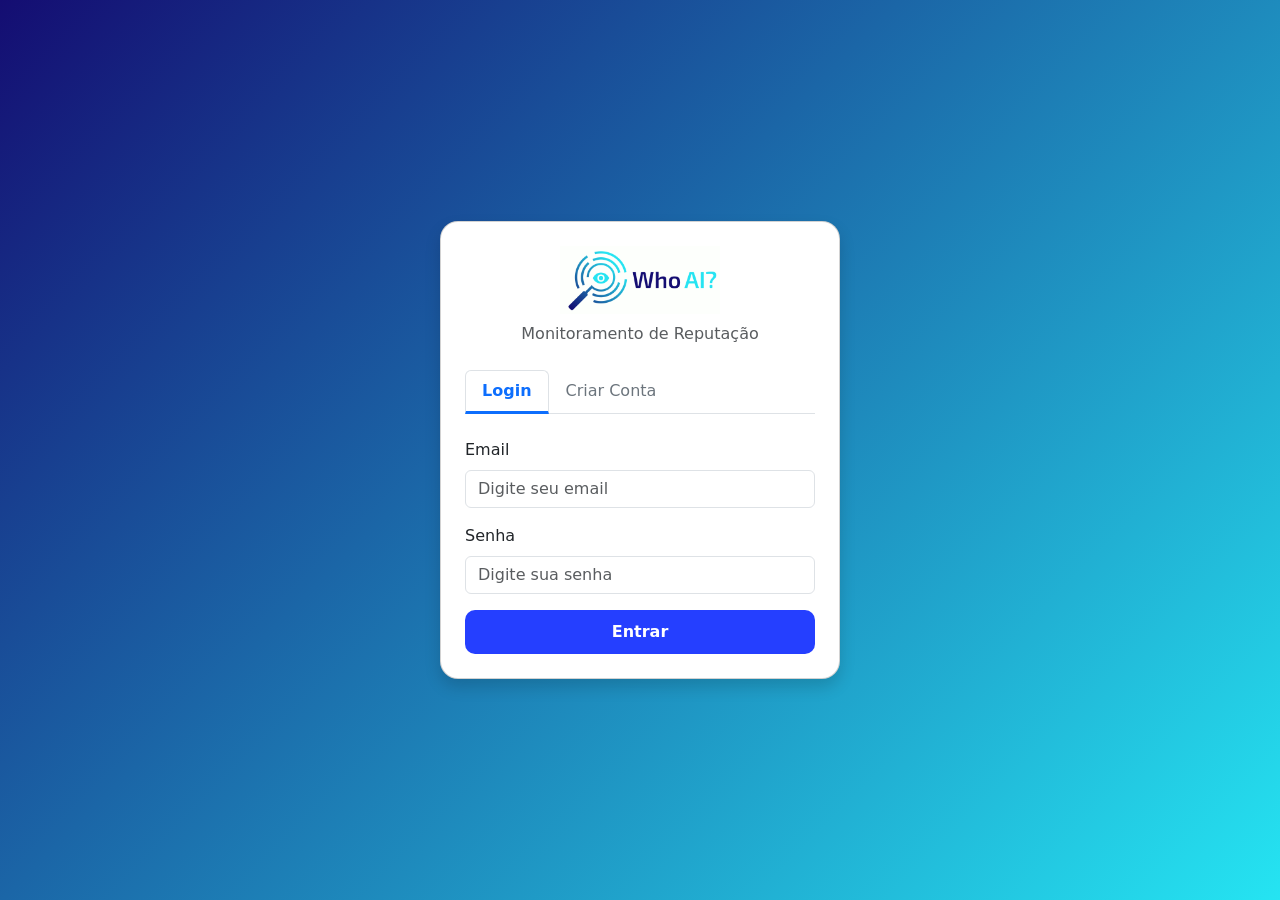
<file: index.html>
<!DOCTYPE html>
<html lang="pt-br">
  <head>
    <meta charset="UTF-8" />
    <meta name="viewport" content="width=device-width, initial-scale=1.0" />
    <title>Who IA - Login</title>

    <!-- Bootstrap -->
    <link
      href="https://cdn.jsdelivr.net/npm/bootstrap@5.3.0/dist/css/bootstrap.min.css"
      rel="stylesheet"
    />

    <!-- Estilos customizados -->
    <style>
      body {
        background: linear-gradient(135deg, #140d72, #25e4f2);
      }

      .auth-card {
        width: 400px;
        border-radius: 18px;
      }

      .logo {
        width: 160px;
        height: auto;
      }

      .nav-tabs .nav-link.active {
        font-weight: 600;
        color: #0d6efd !important;
        border-bottom: 3px solid #0d6efd !important;
      }

      .nav-tabs .nav-link {
        color: #6c757d;
      }

      /* Botão personalizado */
      .btn-who {
        background: #253fff;
        color: white;
        border: none;
        padding: 10px 0;
        border-radius: 10px;
        font-size: 16px;
        font-weight: 600;
        transition: 0.3s ease;
      }

      .btn-who:hover {
        background: #2317c4;
        color: white;
        transform: scale(1.02);
      }
    </style>
  </head>

  <body class="d-flex align-items-center justify-content-center vh-100">
    <div class="card shadow p-4 auth-card">
      <div class="text-center mb-4">
        <img src="whoai-logo.png" alt="Logo Who IA" class="logo mb-2" />
        <!-- <h4 class="mt-2">Who IA</h4> -->
        <p class="text-muted m-0">Monitoramento de Reputação</p>
      </div>

      <!-- Tabs -->
      <ul class="nav nav-tabs mb-4" id="authTabs">
        <li class="nav-item">
          <a
            class="nav-link active"
            id="tab-login"
            href="#"
            onclick="toggleAuth('login')"
          >
            Login
          </a>
        </li>
        <li class="nav-item">
          <a
            class="nav-link"
            id="tab-register"
            href="#"
            onclick="toggleAuth('register')"
          >
            Criar Conta
          </a>
        </li>
      </ul>

      <!-- Formulário -->
      <form id="authForm">
        <div class="mb-3">
          <label for="email" class="form-label">Email</label>
          <input
            type="email"
            id="email"
            class="form-control"
            placeholder="Digite seu email"
            required
          />
        </div>

        <div class="mb-3">
          <label for="password" class="form-label">Senha</label>
          <input
            type="password"
            id="password"
            class="form-control"
            placeholder="Digite sua senha"
            required
          />
        </div>

        <div class="mb-3 d-none" id="confirmPasswordGroup">
          <label for="confirmPassword" class="form-label"
            >Confirmar Senha</label
          >
          <input
            type="password"
            id="confirmPassword"
            class="form-control"
            placeholder="Confirme sua senha"
          />
        </div>

        <button type="submit" class="btn btn-who w-100" id="submitBtn">
          Entrar
        </button>
      </form>

      <div id="alertBox" class="alert alert-danger mt-3 d-none"></div>
    </div>

    <div class="toast-container position-fixed bottom-0 end-0 p-3"></div>
    <script src="https://cdn.jsdelivr.net/npm/bootstrap@5.3.0/dist/js/bootstrap.bundle.min.js"></script>
    <script src="script.js"></script>

    <script>
      let isLogin = true;

      function toggleAuth(mode) {
        isLogin = mode === "login";

        document
          .querySelectorAll(".nav-link")
          .forEach((l) => l.classList.remove("active"));

        if (isLogin) {
          document.getElementById("tab-login").classList.add("active");
          document.getElementById("submitBtn").innerText = "Entrar";
          document
            .getElementById("confirmPasswordGroup")
            .classList.add("d-none");
          document.getElementById("confirmPassword").required = false;
        } else {
          document.getElementById("tab-register").classList.add("active");
          document.getElementById("submitBtn").innerText = "Cadastrar";
          document
            .getElementById("confirmPasswordGroup")
            .classList.remove("d-none");
          document.getElementById("confirmPassword").required = true;
        }
      }

      if (localStorage.getItem("who_token"))
        window.location.href = "dashboard.html";
    </script>
  </body>
</html>
</file>
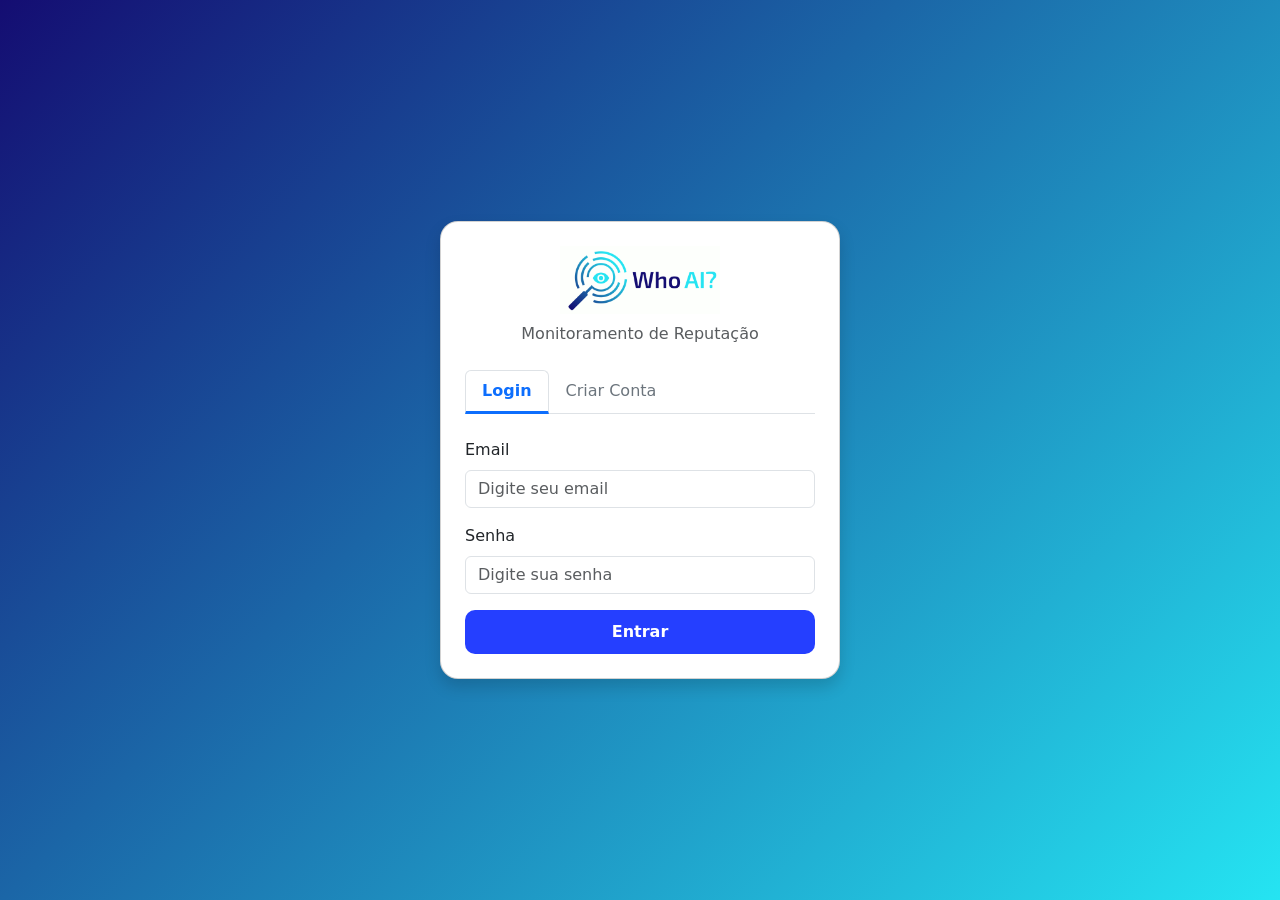
<file: dashboard.html>
<!DOCTYPE html>
<html lang="pt-br">
  <head>
    <meta charset="UTF-8" />
    <meta name="viewport" content="width=device-width, initial-scale=1.0" />
    <title>Dashboard - Who IA</title>

    <!-- Bootstrap -->
    <link
      href="https://cdn.jsdelivr.net/npm/bootstrap@5.3.0/dist/css/bootstrap.min.css"
      rel="stylesheet"
    />
    <link
      rel="stylesheet"
      href="https://cdn.jsdelivr.net/npm/bootstrap-icons@1.11.0/font/bootstrap-icons.css"
    />

    <style>
      /* Fundo suave no mesmo estilo do login */
      body {
        background: linear-gradient(135deg, #140d72, #25e4f2);
        min-height: 100vh;
      }

      #companyTitle {
        color: white;
      }

      .truncate {
        max-width: 600px;
        /* largura do campo */
        overflow: hidden;
        text-overflow: ellipsis;
      }

      /* Navbar */
      .navbar-custom {
        background: rgba(0, 0, 0, 0.25);
        backdrop-filter: blur(10px);
      }

      .navbar-brand img {
        height: 38px;
      }

      /* Loader */
      .loader-overlay {
        position: fixed;
        top: 0;
        left: 0;
        width: 100%;
        height: 100%;
        background: rgba(255, 255, 255, 0.85);
        z-index: 9999;
        display: flex;
        flex-direction: column;
        justify-content: center;
        align-items: center;
      }

      /* Cards com bordas mais modernas */
      .card {
        border-radius: 10px;
      }

      .card-header {
        background: #ffffff;
        border-bottom: 2px solid #f0f0f0;
        font-weight: 600;
      }

      /* Botão principal estilo Who IA */
      .btn-who {
        background: #253fff;
        color: white;
        border: none;
        border-radius: 10px;
        padding: 8px 20px;
        font-weight: 600;
        transition: 0.2s;
      }

      .btn-who:hover {
        background: #2317c4;
        transform: scale(1.03);
        color: white;
      }

      .btn-who-refresh {
        background: #5d70ff;
        color: white;
        border: none;
        border-radius: 10px;
        padding: 8px 20px;
        font-weight: 600;
        transition: 0.2s;
      }

      .btn-who-refresh:hover {
        background: #6459ff;
        transform: scale(1.03);
        color: white;
      }

      /* Botão outline */
      .btn-who-outline {
        background: #ff5151;
        color: white;
        border-radius: 10px;
        transition: 0.2s;
      }

      .btn-who-outline:hover {
        background: #c40000;
        color: white;
      }

      /* Botão outline 2 */
      .btn-who-outline2 {
        background: #6c757d;
        color: white;
        border-radius: 10px;
        transition: 0.2s;
      }

      .btn-who-outline2:hover {
        background: #505356;
        color: white;
      }

      /* Badges */
      #sentimentBadge {
        font-size: 0.75rem !important;
        padding: 6px 10px;
      }

      /* Read more */
      .read-more-link {
        cursor: pointer;
        color: #253fff;
        text-decoration: underline;
        font-size: 0.8em;
      }

      /* Área da empresa inicial */
      #setupSection .card {
        border-radius: 16px;
      }
      /* Animação da seta do Collapse */
      .rotate-icon {
        transition: transform 0.3s ease;
      }

      /* Quando o botão não está 'collapsed' (ou seja, está aberto), gira a seta */
      [aria-expanded="false"] .rotate-icon {
        transform: rotate(180deg);
      }

      /* Muda o cursor para indicar que é clicável */
      .cursor-pointer {
        cursor: pointer;
      }
    </style>
  </head>

  <body>
    <!-- Navbar -->
    <nav class="navbar navbar-dark navbar-custom mb-4">
      <div class="container d-flex justify-content-between align-items-center">
        <a class="navbar-brand d-flex align-items-center" href="#">
          <span class="fw-semibold">Dashboard Who AI</span>
        </a>

        <button class="btn btn-who-outline btn-sm" onclick="logout()">
          Sair
        </button>
      </div>
    </nav>

    <div class="container">
      <!-- Loader -->
      <div id="loadingOverlay" class="loader-overlay d-none">
        <div
          class="spinner-border text-primary"
          role="status"
          style="width: 3rem; height: 3rem"
        ></div>
        <h5 class="mt-3">Analisando dados com IA...</h5>
        <p class="text-muted">Isso pode levar alguns segundos.</p>
      </div>

      <!-- Primeira configuração -->
      <div class="d-flex justify-content-center">
        <div class="setup-wrapper">
          <div id="setupSection" class="d-none">
            <div class="card p-5 text-center shadow-lg">
              <h2>Bem-vindo 👋</h2>
              <p class="text-muted">
                Para começar, diga qual empresa você quer monitorar.
              </p>

              <div class="input-group mb-3 mx-auto" style="max-width: 500px">
                <input
                  type="text"
                  id="companyName"
                  class="form-control"
                  placeholder="Ex: Nubank, Mercado Livre..."
                />
                <button class="btn btn-who" onclick="createCompany()">
                  Salvar
                </button>
              </div>
            </div>
          </div>
        </div>
      </div>

      <!-- Dashboard -->
      <div id="dashboardSection" class="d-none">
        <div class="d-flex justify-content-between align-items-center mb-4">
          <div class="d-flex align-items-center">
            <h4 id="companyTitle" class="mb-0 truncate"></h4>
            <span id="sentimentBadge" class="badge ms-3 d-none"></span>
          </div>

          <button
            class="btn btn-who-refresh"
            id="btnRefresh"
            onclick="refreshData()"
          >
            🔄 Atualizar Reclamações
          </button>
        </div>

        <div class="row mb-4">
          <div class="col-12">
            <div
              class="card shadow-sm border-0"
              style="background: linear-gradient(to right, #ffffff, #f8f9fa)"
            >
              <div class="row mb-4">
                <div class="col-12">
                  <div
                    class="card shadow-sm border-0"
                    style="
                      background: linear-gradient(to right, #ffffff, #f8f9fa);
                    "
                  >
                    <div class="card-body p-4">
                      <div
                        class="d-flex justify-content-between align-items-center cursor-pointer"
                        data-bs-toggle="collapse"
                        data-bs-target="#aiReportContent"
                        aria-expanded="true"
                        aria-controls="aiReportContent"
                      >
                        <h5 class="card-title text-primary mb-0">
                          <i class="bi bi-robot"></i> Análise
                        </h5>
                        <i
                          class="bi bi-chevron-down text-primary rotate-icon"
                        ></i>
                      </div>

                      <div class="collapse" id="aiReportContent">
                        <div class="mt-3">
                          <div class="row">
                            <div class="col-md-6 mb-3 mb-md-0">
                              <h6 class="fw-bold text-secondary">
                                <i class="bi bi-search"></i> Diagnóstico
                              </h6>
                              <p
                                class="card-text text-muted"
                                id="reportAnalysis"
                              >
                                <span
                                  class="spinner-border spinner-border-sm"
                                ></span>
                                Aguardando primeira análise...
                              </p>
                            </div>

                            <div
                              class="col-md-1 d-none d-md-flex justify-content-center"
                            >
                              <div
                                style="
                                  border-left: 1px solid #dee2e6;
                                  height: 100%;
                                "
                              ></div>
                            </div>

                            <div class="col-md-5">
                              <h6 class="fw-bold text-success">
                                <i class="bi bi-lightbulb"></i> Sugestão
                                Estratégica
                              </h6>
                              <p
                                class="card-text fst-italic"
                                id="reportSuggestion"
                              >
                                <span
                                  class="spinner-border spinner-border-sm"
                                ></span>
                                Aguardando primeira análise...
                              </p>
                            </div>
                          </div>
                        </div>
                      </div>
                    </div>
                  </div>
                </div>
              </div>
            </div>
          </div>
        </div>

        <!-- Cards de estatísticas -->
        <div class="row mb-4 text-center">
          <div class="col-md-3">
            <div class="card text-bg-primary shadow-sm h-100">
              <div class="card-body">
                <h5 class="card-title">Total</h5>
                <p class="display-5" id="statTotal">0</p>
              </div>
            </div>
          </div>

          <div class="col-md-3">
            <div class="card text-bg-success shadow-sm h-100">
              <div class="card-body">
                <h5 class="card-title">Positivos</h5>
                <p class="display-5" id="statPositive">0</p>
              </div>
            </div>
          </div>

          <div class="col-md-3">
            <div class="card text-bg-danger shadow-sm h-100">
              <div class="card-body">
                <h5 class="card-title">Negativos</h5>
                <p class="display-5" id="statNegative">0</p>
              </div>
            </div>
          </div>

          <div class="col-md-3">
            <div class="card text-bg-secondary shadow-sm h-100">
              <div class="card-body">
                <h5 class="card-title">Neutros</h5>
                <p class="display-5" id="statNeutral">0</p>
              </div>
            </div>
          </div>
        </div>

        <!-- Conteúdos -->
        <div class="row">
          <div class="col-md-4">
            <div class="card shadow-sm mb-4">
              <div class="card-header">🔥 Tópicos Recorrentes</div>
              <ul class="list-group list-group-flush" id="topicsList"></ul>
            </div>
          </div>

          <div class="col-md-8">
            <div class="card shadow-sm">
              <div class="card-header">📢 Últimas Reclamações</div>
              <div class="card-body" id="feedList"></div>

              <div
                class="card-footer d-flex justify-content-between align-items-center"
              >
                <button
                  id="btnPrev"
                  class="btn btn-sm btn-who-outline2"
                  onclick="changePage(-1)"
                  disabled
                >
                  Anterior
                </button>
                <span class="small" id="pageInfo">Página 1</span>
                <button
                  id="btnNext"
                  class="btn btn-sm btn-who-outline2"
                  onclick="changePage(1)"
                  disabled
                >
                  Próximo
                </button>
              </div>
            </div>
          </div>
        </div>
      </div>
    </div>

    <div
      class="modal fade"
      id="confirmationModal"
      tabindex="-1"
      aria-hidden="true"
    >
      <div class="modal-dialog modal-dialog-centered">
        <div class="modal-content">
          <div class="modal-header">
            <h5 class="modal-title">Confirmação</h5>
            <button
              type="button"
              class="btn-close"
              data-bs-dismiss="modal"
              aria-label="Close"
            ></button>
          </div>
          <div class="modal-body" id="modalMessage">Tem certeza?</div>
          <div class="modal-footer">
            <button
              type="button"
              class="btn btn-secondary"
              data-bs-dismiss="modal"
            >
              Cancelar
            </button>
            <button type="button" class="btn btn-primary" id="btnConfirmAction">
              Confirmar
            </button>
          </div>
        </div>
      </div>
    </div>

    <div class="toast-container position-fixed bottom-0 end-0 p-3"></div>

    <script src="https://cdn.jsdelivr.net/npm/bootstrap@5.3.0/dist/js/bootstrap.bundle.min.js"></script>
    <script src="script.js"></script>
    <script>
      checkAuth();
    </script>
  </body>
</html>
</file>
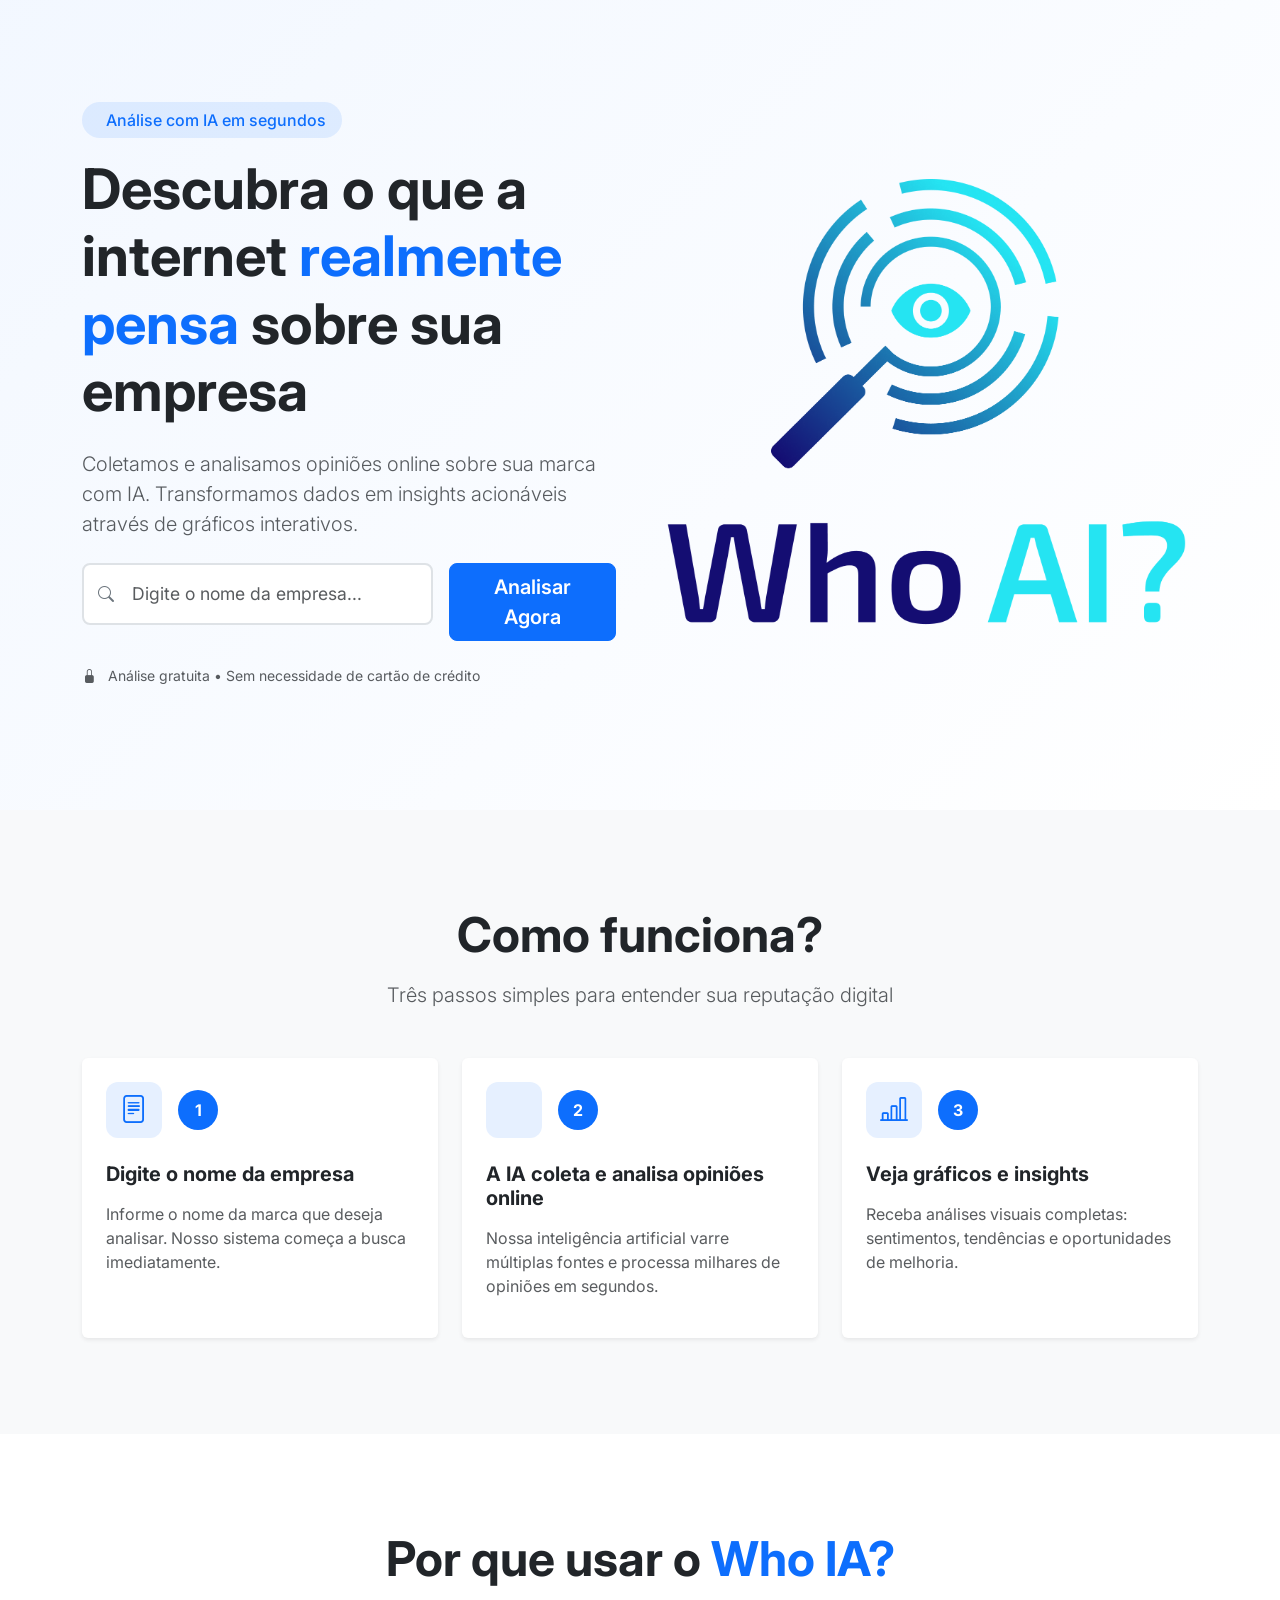
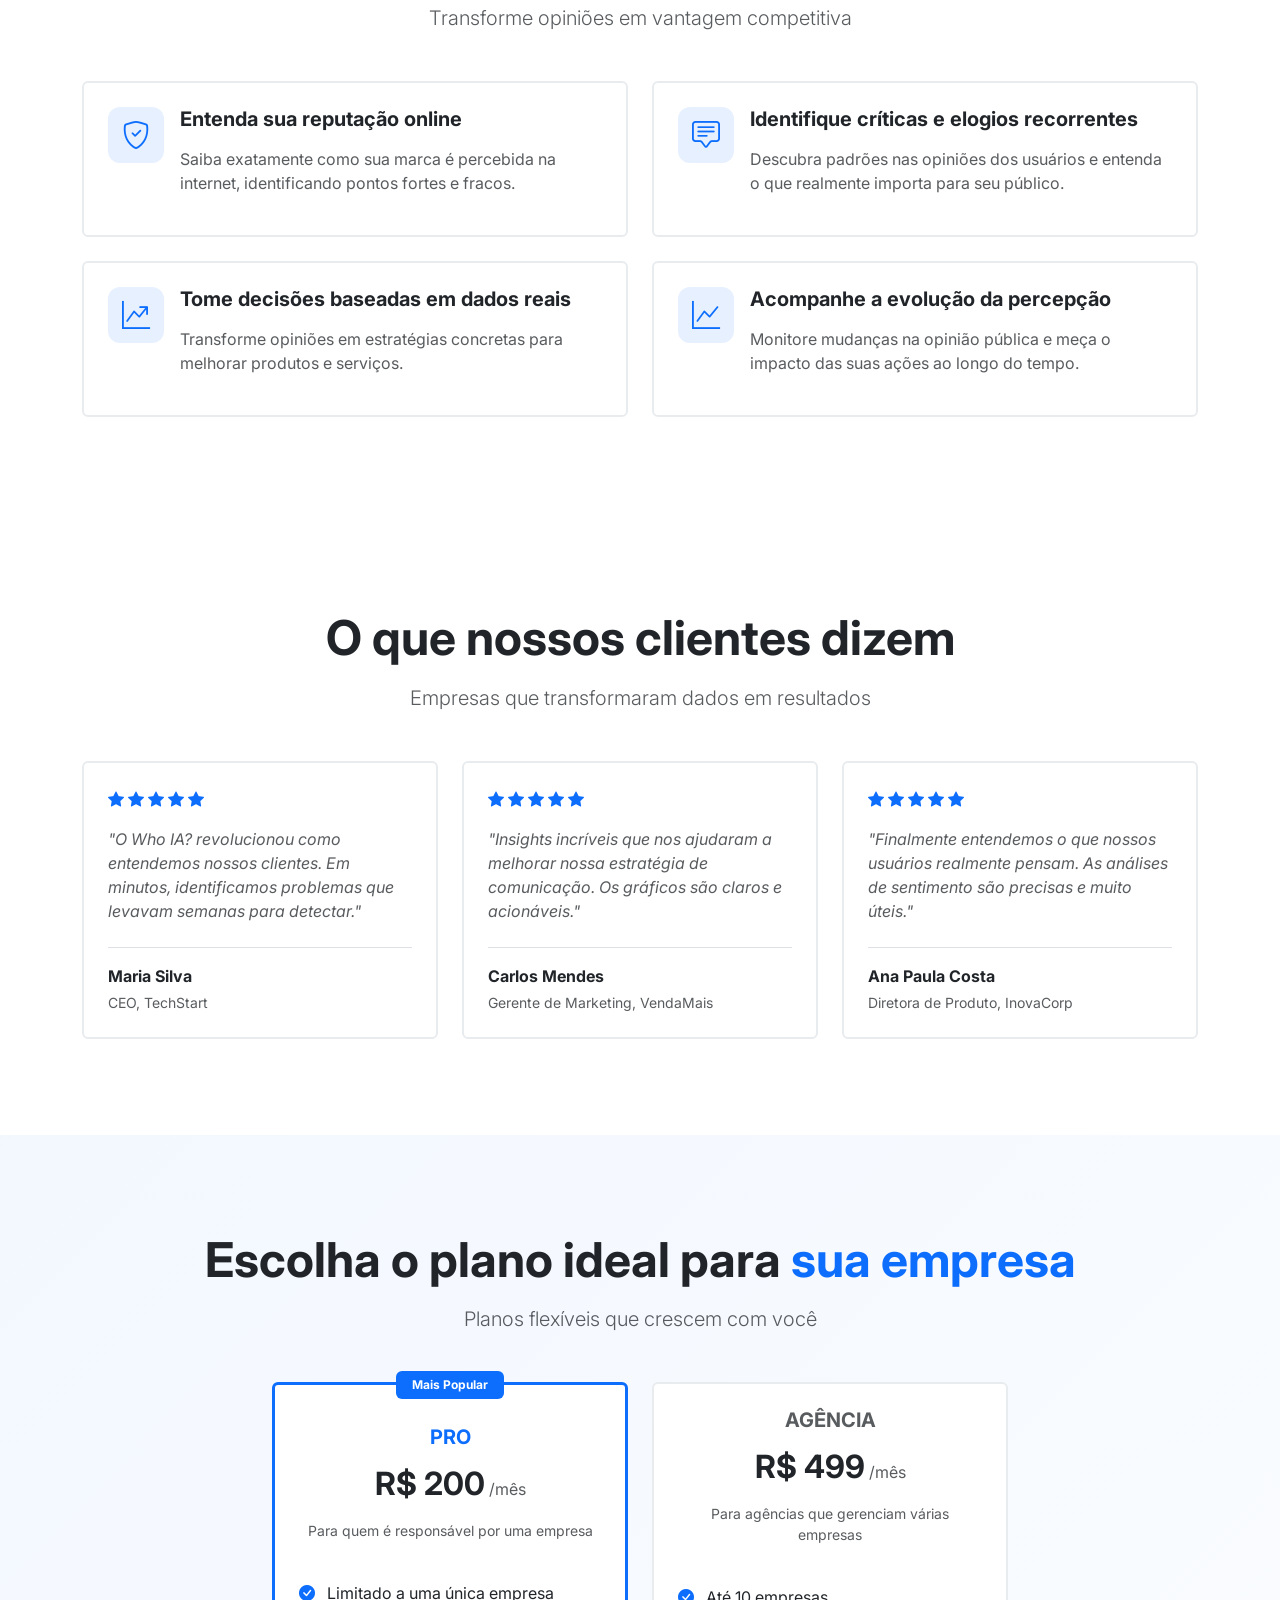
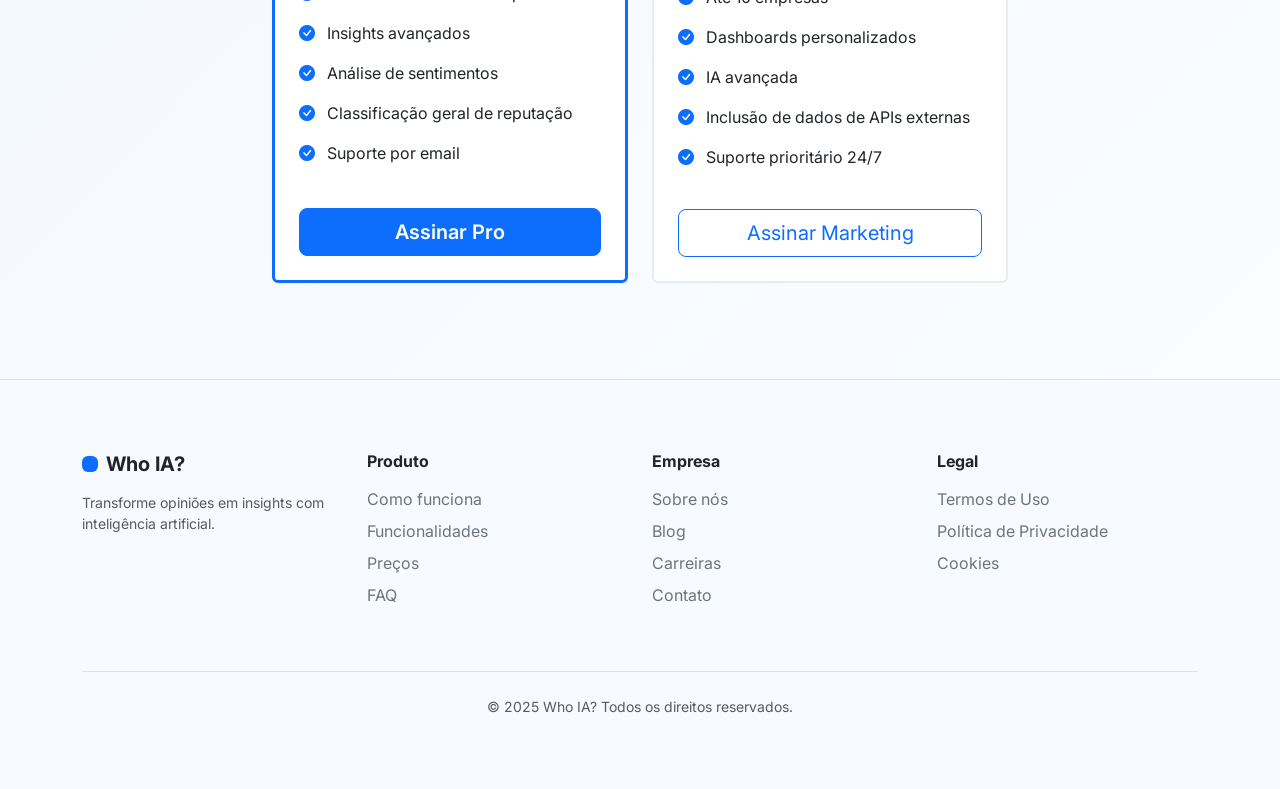
<file: ladindPage.html>
<!DOCTYPE html>
<html lang="pt-BR">
  <head>
    <meta charset="UTF-8" />
    <meta name="viewport" content="width=device-width, initial-scale=1.0" />
    <title>Who IA? - Descubra o que a internet pensa sobre sua empresa</title>
    <meta
      name="description"
      content="Analise opiniões online sobre sua marca com IA. Entenda sua reputação digital através de gráficos e insights em segundos."
    />

    <!-- Bootstrap CSS -->
    <link
      href="https://cdn.jsdelivr.net/npm/bootstrap@5.3.2/dist/css/bootstrap.min.css"
      rel="stylesheet"
    />

    <!-- Bootstrap Icons -->
    <link
      rel="stylesheet"
      href="https://cdn.jsdelivr.net/npm/bootstrap-icons@1.11.3/font/bootstrap-icons.min.css"
    />
    <link rel="stylesheet" href="landingpage.css" />

    <!-- Google Fonts -->
    <link rel="preconnect" href="https://fonts.googleapis.com" />
    <link rel="preconnect" href="https://fonts.gstatic.com" crossorigin />
    <link
      href="https://fonts.googleapis.com/css2?family=Inter:wght@300;400;500;600;700;800&display=swap"
      rel="stylesheet"
    />
  </head>
  <body>
    <!-- Hero Section -->
    <section class="hero-section">
      <div class="container">
        <div class="row align-items-center g-5">
          <div class="col-lg-6 animate-fade-in">
            <div class="mb-4">
              <span class="badge-primary">
                <i class="bi bi-sparkles me-2"></i>
                Análise com IA em segundos
              </span>
            </div>

            <h1 class="display-4 fw-bold mb-4">
              Descubra o que a internet
              <span class="text-primary">realmente pensa</span> sobre sua
              empresa
            </h1>

            <p class="lead text-muted mb-4">
              Coletamos e analisamos opiniões online sobre sua marca com IA.
              Transformamos dados em insights acionáveis através de gráficos
              interativos.
            </p>

            <form class="mb-4" onsubmit="fetchFreeSample(event)">
              <div class="row g-3">
                <div class="col-md-8">
                  <div class="position-relative">
                    <i class="bi bi-search search-icon"></i>
                    <input
                      type="text"
                      id="sampleCompanyInput"
                      class="form-control search-input"
                      placeholder="Digite o nome da empresa..."
                      required
                    />
                  </div>
                </div>
                <div class="col-md-4">
                  <button
                    type="submit"
                    id="btnSample"
                    class="btn btn-primary btn-lg w-100 h-100"
                  >
                    Analisar Agora
                  </button>
                </div>
              </div>
            </form>

            <div id="sampleResults" class="mt-4 d-none"></div>

            <p class="text-muted small">
              <i class="bi bi-lock-fill me-2"></i>
              Análise gratuita • Sem necessidade de cartão de crédito
            </p>
          </div>

          <div class="col-lg-6">
            <img
              src="NoBg.png"
              alt="Who IA? Analytics Platform"
              class="img-fluid"
            />
          </div>
        </div>
      </div>
    </section>

    <!-- How It Works -->
    <section class="py-5 bg-light">
      <div class="container py-5">
        <div class="text-center mb-5">
          <h2 class="section-title">Como funciona?</h2>
          <p class="lead text-muted">
            Três passos simples para entender sua reputação digital
          </p>
        </div>

        <div class="row g-4">
          <div class="col-md-4">
            <div class="card h-100 border-0 shadow-sm card-hover">
              <div class="card-body p-4">
                <div class="d-flex align-items-center mb-4">
                  <div class="icon-box me-3">
                    <i class="bi bi-file-text"></i>
                  </div>
                  <div class="step-number">1</div>
                </div>
                <h3 class="h5 fw-bold mb-3">Digite o nome da empresa</h3>
                <p class="text-muted">
                  Informe o nome da marca que deseja analisar. Nosso sistema
                  começa a busca imediatamente.
                </p>
              </div>
            </div>
          </div>

          <div class="col-md-4">
            <div class="card h-100 border-0 shadow-sm card-hover">
              <div class="card-body p-4">
                <div class="d-flex align-items-center mb-4">
                  <div class="icon-box me-3">
                    <i class="bi bi-brain"></i>
                  </div>
                  <div class="step-number">2</div>
                </div>
                <h3 class="h5 fw-bold mb-3">
                  A IA coleta e analisa opiniões online
                </h3>
                <p class="text-muted">
                  Nossa inteligência artificial varre múltiplas fontes e
                  processa milhares de opiniões em segundos.
                </p>
              </div>
            </div>
          </div>

          <div class="col-md-4">
            <div class="card h-100 border-0 shadow-sm card-hover">
              <div class="card-body p-4">
                <div class="d-flex align-items-center mb-4">
                  <div class="icon-box me-3">
                    <i class="bi bi-bar-chart-line"></i>
                  </div>
                  <div class="step-number">3</div>
                </div>
                <h3 class="h5 fw-bold mb-3">Veja gráficos e insights</h3>
                <p class="text-muted">
                  Receba análises visuais completas: sentimentos, tendências e
                  oportunidades de melhoria.
                </p>
              </div>
            </div>
          </div>
        </div>
      </div>
    </section>

    <!-- Benefits -->
    <section class="py-5">
      <div class="container py-5">
        <div class="text-center mb-5">
          <h2 class="section-title">
            Por que usar o <span class="text-primary">Who IA?</span>
          </h2>
          <p class="lead text-muted">
            Transforme opiniões em vantagem competitiva
          </p>
        </div>

        <div class="row g-4">
          <div class="col-md-6">
            <div class="card h-100 card-hover">
              <div class="card-body p-4">
                <div class="d-flex align-items-start">
                  <div class="icon-box me-3 flex-shrink-0">
                    <i class="bi bi-shield-check"></i>
                  </div>
                  <div>
                    <h3 class="h5 fw-bold mb-3">
                      Entenda sua reputação online
                    </h3>
                    <p class="text-muted">
                      Saiba exatamente como sua marca é percebida na internet,
                      identificando pontos fortes e fracos.
                    </p>
                  </div>
                </div>
              </div>
            </div>
          </div>

          <div class="col-md-6">
            <div class="card h-100 card-hover">
              <div class="card-body p-4">
                <div class="d-flex align-items-start">
                  <div class="icon-box me-3 flex-shrink-0">
                    <i class="bi bi-chat-square-text"></i>
                  </div>
                  <div>
                    <h3 class="h5 fw-bold mb-3">
                      Identifique críticas e elogios recorrentes
                    </h3>
                    <p class="text-muted">
                      Descubra padrões nas opiniões dos usuários e entenda o que
                      realmente importa para seu público.
                    </p>
                  </div>
                </div>
              </div>
            </div>
          </div>

          <div class="col-md-6">
            <div class="card h-100 card-hover">
              <div class="card-body p-4">
                <div class="d-flex align-items-start">
                  <div class="icon-box me-3 flex-shrink-0">
                    <i class="bi bi-graph-up-arrow"></i>
                  </div>
                  <div>
                    <h3 class="h5 fw-bold mb-3">
                      Tome decisões baseadas em dados reais
                    </h3>
                    <p class="text-muted">
                      Transforme opiniões em estratégias concretas para melhorar
                      produtos e serviços.
                    </p>
                  </div>
                </div>
              </div>
            </div>
          </div>

          <div class="col-md-6">
            <div class="card h-100 card-hover">
              <div class="card-body p-4">
                <div class="d-flex align-items-start">
                  <div class="icon-box me-3 flex-shrink-0">
                    <i class="bi bi-graph-up"></i>
                  </div>
                  <div>
                    <h3 class="h5 fw-bold mb-3">
                      Acompanhe a evolução da percepção
                    </h3>
                    <p class="text-muted">
                      Monitore mudanças na opinião pública e meça o impacto das
                      suas ações ao longo do tempo.
                    </p>
                  </div>
                </div>
              </div>
            </div>
          </div>
        </div>
      </div>
    </section>

    <!-- Demo Section -->

    <!-- Testimonials -->
    <section class="py-5">
      <div class="container py-5">
        <div class="text-center mb-5">
          <h2 class="section-title">O que nossos clientes dizem</h2>
          <p class="lead text-muted">
            Empresas que transformaram dados em resultados
          </p>
        </div>

        <div class="row g-4">
          <div class="col-md-4">
            <div class="card h-100 card-hover">
              <div class="card-body p-4">
                <div class="mb-3">
                  <i class="bi bi-star-fill star-icon"></i>
                  <i class="bi bi-star-fill star-icon"></i>
                  <i class="bi bi-star-fill star-icon"></i>
                  <i class="bi bi-star-fill star-icon"></i>
                  <i class="bi bi-star-fill star-icon"></i>
                </div>
                <p class="text-muted fst-italic mb-4">
                  "O Who IA? revolucionou como entendemos nossos clientes. Em
                  minutos, identificamos problemas que levavam semanas para
                  detectar."
                </p>
                <div class="border-top pt-3">
                  <p class="fw-bold mb-1">Maria Silva</p>
                  <p class="text-muted small mb-0">CEO, TechStart</p>
                </div>
              </div>
            </div>
          </div>

          <div class="col-md-4">
            <div class="card h-100 card-hover">
              <div class="card-body p-4">
                <div class="mb-3">
                  <i class="bi bi-star-fill star-icon"></i>
                  <i class="bi bi-star-fill star-icon"></i>
                  <i class="bi bi-star-fill star-icon"></i>
                  <i class="bi bi-star-fill star-icon"></i>
                  <i class="bi bi-star-fill star-icon"></i>
                </div>
                <p class="text-muted fst-italic mb-4">
                  "Insights incríveis que nos ajudaram a melhorar nossa
                  estratégia de comunicação. Os gráficos são claros e
                  acionáveis."
                </p>
                <div class="border-top pt-3">
                  <p class="fw-bold mb-1">Carlos Mendes</p>
                  <p class="text-muted small mb-0">
                    Gerente de Marketing, VendaMais
                  </p>
                </div>
              </div>
            </div>
          </div>

          <div class="col-md-4">
            <div class="card h-100 card-hover">
              <div class="card-body p-4">
                <div class="mb-3">
                  <i class="bi bi-star-fill star-icon"></i>
                  <i class="bi bi-star-fill star-icon"></i>
                  <i class="bi bi-star-fill star-icon"></i>
                  <i class="bi bi-star-fill star-icon"></i>
                  <i class="bi bi-star-fill star-icon"></i>
                </div>
                <p class="text-muted fst-italic mb-4">
                  "Finalmente entendemos o que nossos usuários realmente pensam.
                  As análises de sentimento são precisas e muito úteis."
                </p>
                <div class="border-top pt-3">
                  <p class="fw-bold mb-1">Ana Paula Costa</p>
                  <p class="text-muted small mb-0">
                    Diretora de Produto, InovaCorp
                  </p>
                </div>
              </div>
            </div>
          </div>
        </div>
      </div>
    </section>

    <!-- Pricing Section -->
    <section class="py-5 cta-section">
      <div class="container py-5">
        <div class="text-center mb-5">
          <h2 class="section-title">
            Escolha o plano ideal para
            <span class="text-primary">sua empresa</span>
          </h2>
          <p class="lead text-muted">Planos flexíveis que crescem com você</p>
        </div>

        <div class="row g-4 justify-content-center">
          <!-- Plano Grátis -->

          <!-- Plano Pro -->
          <div class="col-lg-4 col-md-6">
            <div class="card h-100 border-primary" style="border-width: 3px">
              <div class="card-body p-4 d-flex flex-column position-relative">
                <div class="position-absolute top-0 start-50 translate-middle">
                  <span class="badge bg-primary px-3 py-2">Mais Popular</span>
                </div>

                <div class="text-center mb-4 mt-3">
                  <h3 class="h5 fw-bold text-uppercase text-primary mb-3">
                    Pro
                  </h3>
                  <div class="mb-3">
                    <span class="h2 fw-bold">R$ 200</span>
                    <span class="text-muted">/mês</span>
                  </div>
                  <p class="text-muted small">
                    Para quem é responsável por uma empresa
                  </p>
                </div>

                <ul class="list-unstyled mb-4 flex-grow-1">
                  <li class="mb-3">
                    <i class="bi bi-check-circle-fill text-primary me-2"></i>
                    Limitado a uma única empresa
                  </li>
                  <li class="mb-3">
                    <i class="bi bi-check-circle-fill text-primary me-2"></i>
                    Insights avançados
                  </li>
                  <li class="mb-3">
                    <i class="bi bi-check-circle-fill text-primary me-2"></i>
                    Análise de sentimentos
                  </li>
                  <li class="mb-3">
                    <i class="bi bi-check-circle-fill text-primary me-2"></i>
                    Classificação geral de reputação
                  </li>
                  <li class="mb-3">
                    <i class="bi bi-check-circle-fill text-primary me-2"></i>
                    Suporte por email
                  </li>
                </ul>

                <a href="index.html">
                  <button class="btn btn-primary btn-lg w-100">
                    Assinar Pro
                  </button>
                </a>
              </div>
            </div>
          </div>

          <!-- Plano Marketing -->
          <div class="col-lg-4 col-md-6">
            <div class="card h-100 card-hover">
              <div class="card-body p-4 d-flex flex-column">
                <div class="text-center mb-4">
                  <h3 class="h5 fw-bold text-uppercase text-muted mb-3">
                    Agência
                  </h3>
                  <div class="mb-3">
                    <span class="h2 fw-bold">R$ 499</span>
                    <span class="text-muted">/mês</span>
                  </div>
                  <p class="text-muted small">
                    Para agências que gerenciam várias empresas
                  </p>
                </div>

                <ul class="list-unstyled mb-4 flex-grow-1">
                  <li class="mb-3">
                    <i class="bi bi-check-circle-fill text-primary me-2"></i>
                    Até 10 empresas
                  </li>
                  <li class="mb-3">
                    <i class="bi bi-check-circle-fill text-primary me-2"></i>
                    Dashboards personalizados
                  </li>
                  <li class="mb-3">
                    <i class="bi bi-check-circle-fill text-primary me-2"></i>
                    IA avançada
                  </li>
                  <li class="mb-3">
                    <i class="bi bi-check-circle-fill text-primary me-2"></i>
                    Inclusão de dados de APIs externas
                  </li>
                  <li class="mb-3">
                    <i class="bi bi-check-circle-fill text-primary me-2"></i>
                    Suporte prioritário 24/7
                  </li>
                </ul>
                <a href="index.html">
                  <button class="btn btn-outline-primary btn-lg w-100">
                    Assinar Marketing
                  </button>
                </a>
              </div>
            </div>
          </div>
        </div>
      </div>
    </section>

    <!-- Footer -->
    <footer class="py-5">
      <div class="container py-4">
        <div class="row g-4">
          <div class="col-md-3">
            <div class="d-flex align-items-center mb-3">
              <div class="bg-primary rounded p-2 me-2">
                <i class="bi bi-sparkles text-white"></i>
              </div>
              <span class="h5 mb-0 fw-bold">Who IA?</span>
            </div>
            <p class="text-muted small">
              Transforme opiniões em insights com inteligência artificial.
            </p>
          </div>

          <div class="col-md-3">
            <h6 class="fw-bold mb-3">Produto</h6>
            <ul class="list-unstyled">
              <li class="mb-2"><a href="#">Como funciona</a></li>
              <li class="mb-2"><a href="#">Funcionalidades</a></li>
              <li class="mb-2"><a href="#">Preços</a></li>
              <li class="mb-2"><a href="#">FAQ</a></li>
            </ul>
          </div>

          <div class="col-md-3">
            <h6 class="fw-bold mb-3">Empresa</h6>
            <ul class="list-unstyled">
              <li class="mb-2"><a href="#">Sobre nós</a></li>
              <li class="mb-2"><a href="#">Blog</a></li>
              <li class="mb-2"><a href="#">Carreiras</a></li>
              <li class="mb-2"><a href="#">Contato</a></li>
            </ul>
          </div>

          <div class="col-md-3">
            <h6 class="fw-bold mb-3">Legal</h6>
            <ul class="list-unstyled">
              <li class="mb-2"><a href="#">Termos de Uso</a></li>
              <li class="mb-2"><a href="#">Política de Privacidade</a></li>
              <li class="mb-2"><a href="#">Cookies</a></li>
            </ul>
          </div>
        </div>

        <div class="border-top mt-5 pt-4 text-center">
          <p class="text-muted small mb-0">
            © 2025 Who IA? Todos os direitos reservados.
          </p>
        </div>
      </div>
    </footer>

    <!-- Bootstrap JS -->
    <script src="https://cdn.jsdelivr.net/npm/bootstrap@5.3.2/dist/js/bootstrap.bundle.min.js"></script>
    <script src="script.js"></script>
  </body>
</html>
</file>
<file: landingpage.css>
:root {
            --primary-blue: #0d6efd;
            --primary-blue-dark: #0a58ca;
            --primary-blue-light: #6ea8fe;
            --primary-blue-lighter: #cfe2ff;
        }
        
        body {
            font-family: 'Inter', sans-serif;
            color: #212529;
        }
        
        .btn-primary {
            background-color: var(--primary-blue);
            border-color: var(--primary-blue);
            font-weight: 600;
        }
        
        .btn-primary:hover {
            background-color: var(--primary-blue-dark);
            border-color: var(--primary-blue-dark);
            transform: translateY(-2px);
            box-shadow: 0 8px 16px rgba(13, 110, 253, 0.3);
        }
        
        .text-primary {
            color: var(--primary-blue) !important;
        }
        
        .bg-primary {
            background-color: var(--primary-blue) !important;
        }
        
        .badge-primary {
            background-color: rgba(13, 110, 253, 0.1);
            color: var(--primary-blue);
            padding: 0.5rem 1rem;
            border-radius: 50px;
            font-weight: 500;
        }
        
        .hero-section {
            min-height: 90vh;
            display: flex;
            align-items: center;
            background: linear-gradient(135deg, rgba(13, 110, 253, 0.05) 0%, #ffffff 100%);
        }
        
        .hero-image {
            border-radius: 1rem;
            box-shadow: 0 20px 60px rgba(0, 0, 0, 0.2);
        }
        
        .section-title {
            font-size: 2.5rem;
            font-weight: 700;
            margin-bottom: 1rem;
        }
        
        @media (min-width: 992px) {
            .section-title {
                font-size: 3rem;
            }
        }
        
        .card-hover {
            transition: all 0.3s ease;
            border: 2px solid #e9ecef;
        }
        
        .card-hover:hover {
            border-color: var(--primary-blue-light);
            box-shadow: 0 10px 30px rgba(13, 110, 253, 0.15);
            transform: translateY(-5px);
        }
        
        .icon-box {
            width: 56px;
            height: 56px;
            display: flex;
            align-items: center;
            justify-content: center;
            background-color: rgba(13, 110, 253, 0.1);
            border-radius: 12px;
            transition: all 0.3s ease;
        }
        
        .card-hover:hover .icon-box {
            background-color: rgba(13, 110, 253, 0.2);
        }
        
        .icon-box i {
            font-size: 1.75rem;
            color: var(--primary-blue);
        }
        
        .step-number {
            width: 40px;
            height: 40px;
            background-color: var(--primary-blue);
            color: white;
            border-radius: 50%;
            display: flex;
            align-items: center;
            justify-content: center;
            font-weight: 700;
        }
        
        .search-input {
            border: 2px solid #dee2e6;
            padding: 1rem 1rem 1rem 3rem;
            font-size: 1.1rem;
            border-radius: 0.5rem;
        }
        
        .search-input:focus {
            border-color: var(--primary-blue);
            box-shadow: 0 0 0 0.25rem rgba(13, 110, 253, 0.15);
        }
        
        .search-icon {
            position: absolute;
            left: 1rem;
            top: 50%;
            transform: translateY(-50%);
            color: #6c757d;
        }
        
        .demo-image {
            border-radius: 1rem;
            border: 4px solid #dee2e6;
            box-shadow: 0 20px 60px rgba(0, 0, 0, 0.2);
        }
        
        .cta-section {
            background: linear-gradient(135deg, rgba(13, 110, 253, 0.05) 0%, rgba(13, 110, 253, 0.02) 100%);
        }
        
        .cta-card {
            background: white;
            border: 2px solid var(--primary-blue-lighter);
            border-radius: 1.5rem;
            box-shadow: 0 20px 60px rgba(13, 110, 253, 0.15);
        }
        
        .star-icon {
            color: var(--primary-blue);
        }
        
        footer {
            background-color: rgba(13, 110, 253, 0.03);
            border-top: 1px solid #dee2e6;
        }
        
        footer a {
            color: #6c757d;
            text-decoration: none;
            transition: color 0.2s;
        }
        
        footer a:hover {
            color: var(--primary-blue);
        }
        
        .animate-fade-in {
            animation: fadeIn 0.8s ease-in;
        }
        
        @keyframes fadeIn {
            from {
                opacity: 0;
                transform: translateY(20px);
            }
            to {
                opacity: 1;
                transform: translateY(0);
            }
        }
</file>
